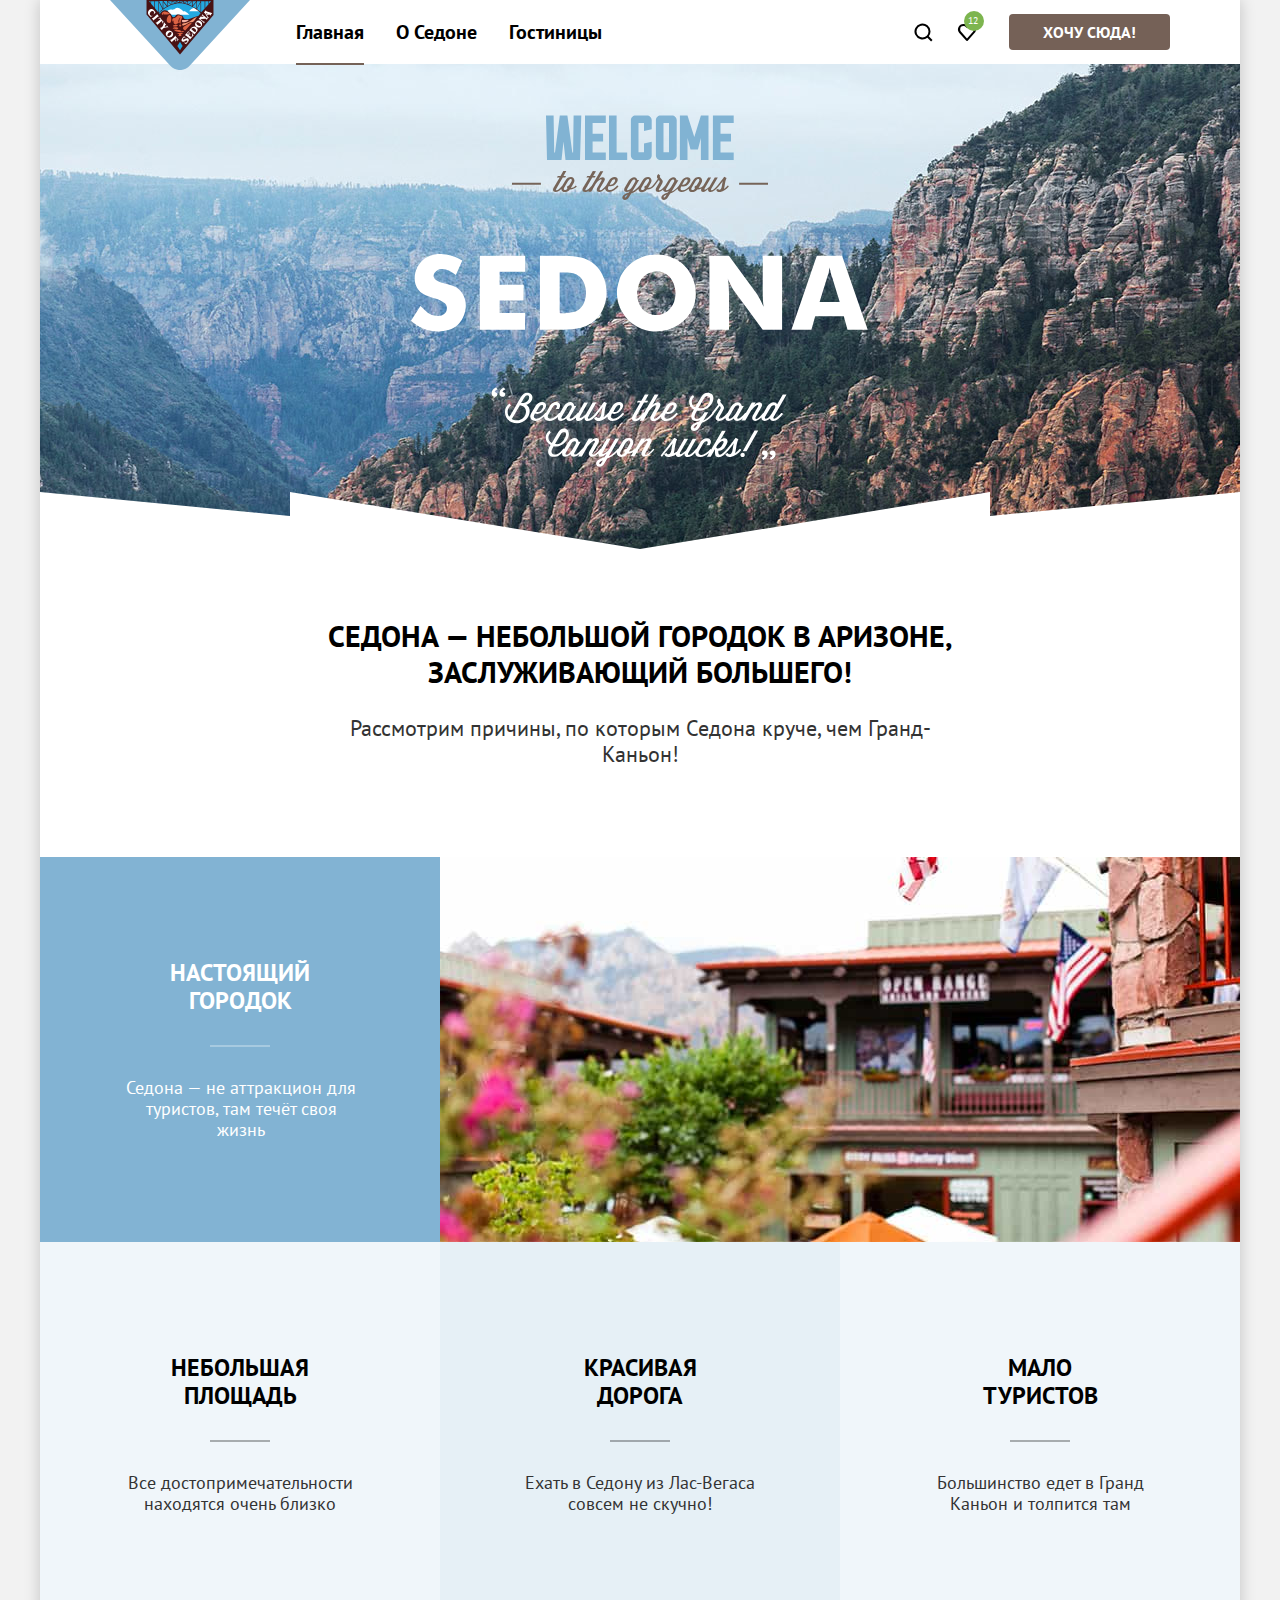
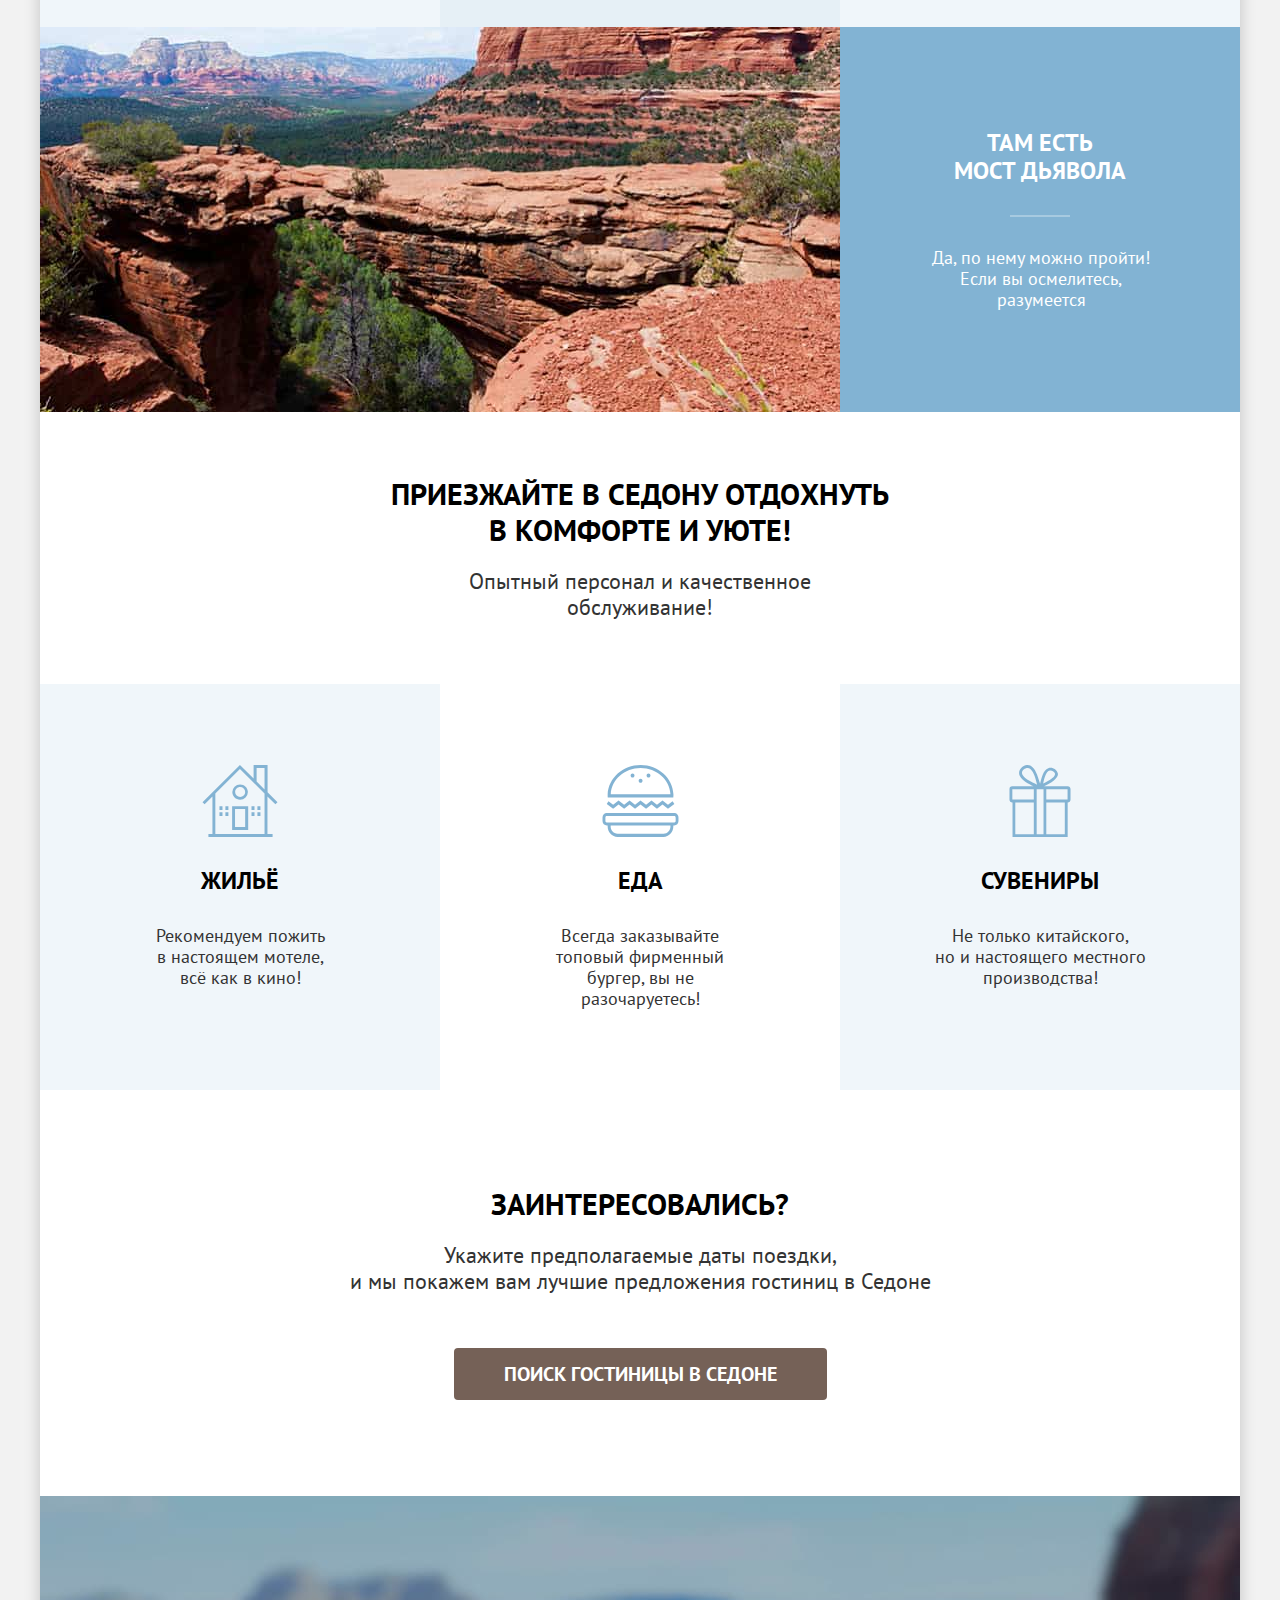
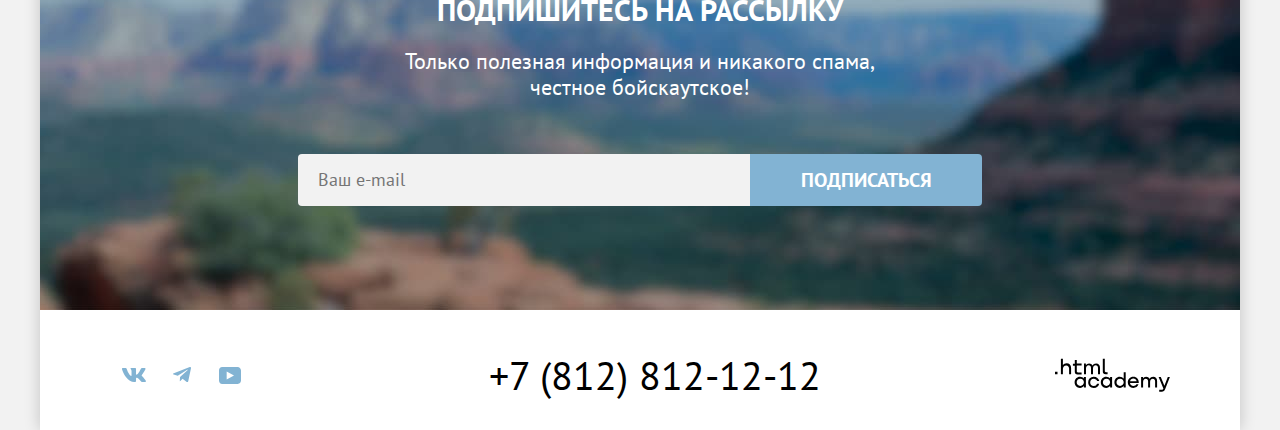
<file: index.html>
<!DOCTYPE html>
<html lang="ru">

<head>
  <meta name="viewport" content="width=device-width, initial-scale=1.0">
  <meta charset="utf-8">
  <meta name="description" content="HTML Academy: Седона">
  <title>HTML Academy: Седона</title>
  <link rel="stylesheet" href="styles/style.css">
  <link rel="icon" href="favicon.ico">
</head>

<body>
  <div class="page-container">
    <header class="page-header" data-test="header">
      <nav class="navigation">
        <a class="navigation-logo" href="index.html" aria-current="page">
          <img class="page-header-logo" src="images/logo.svg" width="140" height="70" alt="Логотип города Седона.">
        </a>
        <ul class="navigation-list">
          <li class="navigation-item">
            <a class="navigation-link navigation-link-current" href="index.html">Главная</a>
          </li>
          <li class="navigation-item">
            <a class="navigation-link" href="#">О Седоне</a>
          </li>
          <li class="navigation-item">
            <a class="navigation-link" href="catalog.html">Гостиницы</a>
          </li>
        </ul>
        <ul class="navigation-user">
          <li class="navigation-user-item">
            <a class="navigation-user-link search-link" href="#">
              <svg class="navigation-user-icon" aria-hidden="true" focusable="false" width="20" height="20"
                viewBox="0 0 20 20" fill="none" xmlns="http://www.w3.org/2000/svg">
                <path
                  d="m19.5 18-3.7-3.7a8 8 0 0 0 1.7-4.8 8 8 0 1 0-3.1 6.3l3.7 3.7 1.4-1.5Zm-10-2.5a6 6 0 0 1-6-6 6 6 0 0 1 12 0 6 6 0 0 1-6 6Z" />
              </svg>
              <span class="visually-hidden">Поиск</span>
            </a>
          </li>
          <li class="navigation-user-item">
            <a class="navigation-user-link favourites-link" href="#">
              <svg class="navigation-user-icon" aria-hidden="true" focusable="false" width="20" height="20"
                viewBox="0 0 20 20" fill="none" xmlns="http://www.w3.org/2000/svg">
                <path
                  d="M9.9 19a1 1 0 0 1-.8-.4l-7-7.9A5.4 5.4 0 0 1 6.5 2C7.8 2 9 2.5 10 3.3a5.5 5.5 0 0 1 9 4.1c0 1.3-.5 2.5-1.3 3.4l-7 7.9c-.2.2-.4.3-.8.3Zm-6-9.5 6.1 6.9 6.2-7c.5-.5.7-1.2.7-2 0-1.8-1.5-3.3-3.3-3.3-1 0-2 .5-2.7 1.3-.3.3-.6.4-.9.4-.3 0-.6-.2-.8-.4a3.7 3.7 0 0 0-2.7-1.3 3.3 3.3 0 0 0-3.3 3.3c-.1.9.3 1.6.7 2.1-.1 0-.1 0 0 0Z" />
              </svg>
              <span class="visually-hidden">Избранные гостиницы</span>
              <span class="likes-number">12</span>
            </a>
          </li>
          <li class="navigation-user-item">
            <a class="button button-brown button-header" href="catalog.html">Хочу сюда!</a>
          </li>
        </ul>
      </nav>
    </header>
    <main class="main-container main-index" data-test="main">
      <section class="intro" data-test="hero">
        <h1 class="visually-hidden">Добро пожаловать в грандиозный город Седона</h1>
        <img class="intro-img" src="images/welcome-to-sedona.svg" width="458" height="352" alt="Природа города Седона.">
      </section>
      <section class="advantages" data-test="advantages">
        <div class="advantages-header">
          <h2 class="title advantages-title">Седона — небольшой городок в Аризоне, заслуживающий большего!</h2>
          <p class="advantages-text">Рассмотрим причины, по которым Седона круче, чем Гранд-Каньон!</p>
        </div>
        <ul class="advantages-list">
          <li class="advantages-item advantages-item-img">
            <div class="advantages-container">
              <h3 class="subtitle advantages-subtitle advantages-subtitle-img">Настоящий городок</h3>
              <p class="advantages-subtext advantages-subtext-img">Седона — не аттракцион для туристов, там течёт своя
                жизнь</p>
            </div>
            <img class="advantages-img" src="images/advantages-city.jpg" width="800" height="385"
              alt="Двухэтажный дом с верандой.">
          </li>
          <li class="advantages-item advantages-item-list">
            <h3 class="subtitle advantages-subtitle">Небольшая площадь</h3>
            <p class="advantages-subtext">Все достопримечательности находятся очень близко</p>
          </li>
          <li class="advantages-item advantages-item-list">
            <h3 class="subtitle advantages-subtitle">Красивая дорога</h3>
            <p class="advantages-subtext">Ехать в Седону из Лас-Вегаса совсем не скучно!</p>
          </li>
          <li class="advantages-item advantages-item-list">
            <h3 class="subtitle advantages-subtitle">Мало туристов</h3>
            <p class="advantages-subtext">Большинство едет в Гранд Каньон и толпится там</p>
          </li>
          <li class="advantages-item advantages-item-img">
            <img class="advantages-img" src="images/advantages-bridge.jpg" width="800" height="385"
              alt="Горы, каньон и мост дьявола.">
            <div class="advantages-container">
              <h3 class="subtitle advantages-subtitle advantages-subtitle-img">Там есть <br>мост дьявола</h3>
              <p class="advantages-subtext advantages-subtext-img">Да, по нему можно пройти! Если вы осмелитесь,
                разумеется</p>
            </div>
          </li>
        </ul>
      </section>
      <section class="infrastructure" data-test="service">
        <h2 class="title infrastructure-title">Приезжайте в Седону отдохнуть в комфорте и уюте!</h2>
        <p class="infrastructure-text">Опытный персонал и качественное обслуживание!</p>
        <ul class="infrastructure-list">
          <li class="infrastructure-item infrastructure-item-house infrastructure-icon">
            <h3 class="subtitle infrastructure-subtitle">Жильё</h3>
            <p class="infrastructure-subtext">Рекомендуем пожить <br>в настоящем мотеле, <br>всё как в кино!</p>
          </li>
          <li class="infrastructure-item infrastructure-item-food infrastructure-icon">
            <h3 class="subtitle infrastructure-subtitle">Еда</h3>
            <p class="infrastructure-subtext">Всегда заказывайте <br>топовый фирменный бургер, вы не разочаруетесь!
            </p>
          </li>
          <li class="infrastructure-item infrastructure-item-souvenir infrastructure-icon">
            <h3 class="subtitle infrastructure-subtitle">Сувениры</h3>
            <p class="infrastructure-subtext">Не только китайского, <br>но и настоящего местного производства!</p>
          </li>
        </ul>
      </section>
      <section class="search" data-test="search">
        <h2 class="title search-title">Заинтересовались?</h2>
        <p class="search-text">Укажите предполагаемые даты поездки,<br>и мы покажем вам лучшие предложения гостиниц в
          Седоне</p>
        <a class="button button-brown button-big  open-modal" href="">Поиск гостиницы в Седоне</a>
      </section>
      <section class="news-letter" data-test="subscribe">
        <h2 class="title news-letter-title news-letter-title-img">Подпишитесь на рассылку</h2>
        <p class="news-letter-text news-letter-text-img">Только полезная информация и никакого спама, честное
          бойскаутское!</p>
        <form class="news-letter-form" action="https://echo.htmlacademy.ru/" method="post">
          <label class="news-letter-label">
            <span class="visually-hidden">Укажите Ваш e-mail</span>
            <input class="field" placeholder="Ваш e-mail" type="email" name="news-letter-email" required>
          </label>
          <button class="button button-blue button-big" type="submit">Подписаться</button>
        </form>
      </section>
    </main>
    <footer class="page-footer" data-test="footer">
      <ul class="social-list">
        <li class="social-item">
          <a class="social-link" href="https://vk.com/htmlacademy">
            <svg class="social-link-icon" aria-hidden="true" focusable="false" width="24" height="14"
              viewBox="0 0 24 14" fill="none" xmlns="http://www.w3.org/2000/svg">
              <path fill-rule="evenodd" clip-rule="evenodd"
                d="M23.45.95c.17-.55 0-.95-.8-.95h-2.62c-.67 0-.98.35-1.14.73 0 0-1.34 3.2-3.23 5.27-.61.6-.89.8-1.22.8-.17 0-.42-.2-.42-.74V.95c0-.66-.18-.95-.74-.95H9.15c-.42 0-.67.3-.67.6 0 .61.95.76 1.05 2.5v3.8c0 .84-.16.99-.5.99-.88 0-3.05-3.21-4.33-6.89-.25-.71-.5-1-1.17-1H.9C.15 0 0 .35 0 .73c0 .68.89 4.07 4.14 8.55C6.32 12.34 9.38 14 12.15 14c1.67 0 1.88-.37 1.88-1v-2.32c0-.73.16-.88.69-.88.38 0 1.05.2 2.61 1.67C19.11 13.22 19.4 14 20.41 14h2.62c.75 0 1.13-.37.91-1.1-.24-.72-1.09-1.77-2.21-3.02-.62-.7-1.54-1.47-1.81-1.86-.4-.49-.28-.7 0-1.14 0 0 3.2-4.43 3.53-5.93Z" />
            </svg>
            <span class="visually-hidden">Вконтакте</span>
          </a>
        </li>
        <li class="social-item">
          <a class="social-link" href="https://t.me/htmlacademy ">
            <svg class="social-link-icon" aria-hidden="true" focusable="false" width="18" height="16"
              viewBox="0 0 18 16" fill="none" xmlns="http://www.w3.org/2000/svg">
              <path
                d="M16.79.1.84 6.25c-1.09.43-1.08 1.04-.2 1.31l4.1 1.28 9.47-5.98c.44-.27.85-.12.52.18L7.05 9.96l-.28 4.22c.41 0 .6-.19.83-.41l1.99-1.93 4.13 3.05c.77.42 1.31.2 1.5-.7l2.72-12.8c.28-1.12-.43-1.62-1.16-1.3Z" />
            </svg>
            <span class="visually-hidden">Телеграм</span>
          </a>
        </li>
        <li class="social-item">
          <a class="social-link" href="https://www.youtube.com/user/htmlacademyru">
            <svg class="social-link-icon" aria-hidden="true" focusable="false" width="22" height="17"
              viewBox="0 0 22 17" fill="none" xmlns="http://www.w3.org/2000/svg">
              <path
                d="M18.6 0H3.18C1.31 0 0 1.6 0 3.4v10.1C0 15.4 1.31 17 3.17 17h15.66c1.64 0 3.17-1.6 3.17-3.4V3.4C21.78 1.6 20.47 0 18.6 0ZM7.67 12.54V4.46L15 8.5l-7.33 4.04Z" />
            </svg>
            <span class="visually-hidden">Youtube</span>
          </a>
        </li>
      </ul>
      <div class="phone-container">
        <a class="phone" href="tel:+78128121212">+7 (812) 812-12-12</a>
      </div>
      <a class="htmlacademy-logo-link" href="https://htmlacademy.ru/">
        <svg class="htmlacademy-logo-icon" role="img" aria-label="логотип разработчика HTML Akademy" width="115"
          height="34" viewBox="0 0 115 34" fill="none" xmlns="http://www.w3.org/2000/svg">
          <path
            d="M0 13.72v2.6h2.5v-2.6H0ZM11.6 5.32c-1.6 0-2.8.7-3.6 1.7h-.1V.82h-2v15.5h2v-5.3c0-2.1 1.3-3.6 3.3-3.6 1.8 0 2.9 1.4 2.9 3.2v5.7h2v-6.1c.1-3-1.8-4.9-4.5-4.9ZM26.6 5.62h-4.8v-3.7h-2v3.8h-1.9v2h1.9v6c0 1.7 1 2.7 2.7 2.7h4.1v-2h-3.7c-.7 0-1.1-.4-1.1-1.1v-5.7h4.8v-2ZM41.1 5.42c-1.6 0-2.9.8-3.5 2.1h-.1c-.6-1.2-1.8-2.1-3.4-2.1-1.4 0-2.5.8-3.1 1.8h-.1v-1.6H29v10.6h2v-5.4c0-2 1-3.5 2.6-3.5 1.5 0 2.4 1 2.4 2.6v6.3h2v-5.6c0-2.4 1.4-3.3 2.6-3.3 1.5 0 2.4 1 2.4 2.6v6.3h2v-6.5c.1-2.5-1.4-4.3-3.9-4.3ZM47.8 13.52c0 1.7 1 2.7 2.8 2.7h2v-2h-1.7c-.7 0-1.1-.4-1.1-1.1V.82h-2v12.7ZM28.9 20.52c-.9-1.1-2.2-1.8-3.9-1.8-3.1 0-5.4 2.3-5.4 5.6s2.3 5.6 5.4 5.6c1.8 0 3-.8 3.8-1.9h.1v1.6h2v-10.6h-2v1.5Zm-3.6 7.4c-2.2 0-3.6-1.6-3.6-3.6s1.4-3.6 3.6-3.6 3.6 1.6 3.6 3.6c0 1.9-1.4 3.6-3.6 3.6ZM44.2 22.82c-.5-2.4-2.6-4.1-5.4-4.1a5.4 5.4 0 0 0-5.6 5.6c0 3.1 2.2 5.6 5.6 5.6 2.8 0 4.9-1.8 5.4-4.2h-2.1a3.4 3.4 0 0 1-3.3 2.3c-2.2 0-3.6-1.6-3.6-3.6s1.4-3.6 3.6-3.6c1.6 0 2.8 1 3.3 2.2h2.1v-.2ZM55.1 20.52c-.9-1.1-2.2-1.8-3.9-1.8-3.1 0-5.4 2.3-5.4 5.6s2.3 5.6 5.4 5.6c1.8 0 3-.8 3.8-1.9h.1v1.6h2v-10.6h-2v1.5Zm-3.6 7.4c-2.2 0-3.6-1.6-3.6-3.6s1.4-3.6 3.6-3.6 3.6 1.6 3.6 3.6c0 1.9-1.5 3.6-3.6 3.6ZM68.7 20.62c-.9-1.1-2.2-1.9-3.9-1.9-3.1 0-5.4 2.3-5.4 5.6s2.2 5.6 5.4 5.6c1.7 0 3-.8 3.8-1.8h.1v1.5h2v-15.4h-2v6.4Zm-3.6 7.3c-2.2 0-3.6-1.6-3.6-3.6s1.4-3.6 3.6-3.6 3.6 1.6 3.6 3.6c-.1 2-1.5 3.6-3.6 3.6ZM78.3 18.72c-3.3 0-5.5 2.5-5.5 5.6 0 3 2.1 5.6 5.5 5.6 2.5 0 4.5-1.3 5.2-3.6h-2.1c-.5 1-1.6 1.6-3 1.6-1.9 0-3.3-1.3-3.4-2.9h8.8c.2-3.6-2-6.3-5.5-6.3Zm0 1.9c1.7 0 3 1 3.3 2.6h-6.5c.3-1.5 1.5-2.6 3.2-2.6ZM98.2 18.72c-1.6 0-2.9.8-3.6 2h-.1c-.6-1.2-1.8-2-3.4-2-1.4 0-2.5.7-3.1 1.8v-1.5h-1.9v10.6h2v-5.4c0-2 1-3.4 2.6-3.5 1.5 0 2.4 1 2.4 2.6v6.3h2v-5.6c0-2.4 1.4-3.3 2.6-3.3 1.5 0 2.4 1 2.4 2.6v6.3h2v-6.5c.1-2.6-1.4-4.4-3.9-4.4ZM109.4 27.82l-3.6-8.9h-2.2l4.8 11.6c-.3.9-.7 1.2-1.7 1.2h-2.5v2h2.5c1.8 0 2.8-.8 3.5-2.6l4.7-12.2h-2.1l-3.4 8.9Z" />
        </svg>
      </a>
    </footer>

    <div class="modal-container modal-container-clouse" data-test="modal">
      <div class="modal modal-auth">
        <section class="modal-content">
          <ul class="modal-search-container">
            <li class="modal-search-title">
              <h2 class="modal-title">Поиск гостиницы в Седоне</h2>
              <div class="modal-close">
                <button class="modal-close-button" type="button">
                  <span class="visually-hidden">Закрыть</span>
                </button>
              </div>
            </li>
            <li class="modal-search-form">
              <form class="modal-form" action="https://echo.htmlacademy.ru/" method="post">
                <p class="modal-group">
                  <label class="date-reserve">Дата Заезда:
                    <input class="form-field" type="text" placeholder="Укажите дату" name="check-in-date"
                      value="27 апреля 2020" required>
                  </label>
                  <span class="error-massage">Мы не можем отправить вас в прошлое.</span>
                </p>
                <p class="modal-group">
                  <label class="date-reserve">Дата Выезда:
                    <input class="form-field" type="text" placeholder="Укажите дату" name="departure-date"
                      value="1 сентября 2023" required>
                  </label>
                  <span class="reserve-massage">На эти даты есть свободные номера. Пока есть.</span>
                </p>
                <div class="modal-group-ages">
                  <p class="modal-group-adult">
                    <label for="adult" class="age-reserve">Взрослые:</label>
                    <button class="add-button minus-button" type="button">
                      <span class="visually-hidden">Уменьшить</span>
                    </button>
                    <input class="number-field" type="number" name="adult" id="adult" value="2">
                    <button class="add-button plus-button" type="button">
                      <span class="visually-hidden">Увеличить.</span>
                    </button>
                  </p>
                  <p class="modal-group-children">
                    <span class="tooltip-container">
                      <label for="children" class="age-reserve">Дети:</label>
                      <span class="tooltip-icon">
                        <button class="tooltip-button" type="button" aria-label="Oткрыть заметку."></button>
                        <span class="tooltip-massage">Укажите количество детей, которые будут с вами, возраст которых от
                          6 до 18 лет. Дети до 6 лет размещаются бесплатно.
                        </span>
                      </span>
                    </span>
                    <button class="add-button minus-button" type="button">
                      <span class="visually-hidden">Уменьшить.</span>
                    </button>
                    <input class="number-field" type="number" id="children" name="children" value="2">
                    <button class="add-button plus-button" type="button">
                      <span class="visually-hidden">Увеличить.</span>
                    </button>
                  </p>
                </div>
                <button class="modal-search-button" type="submit">Найти</button>
              </form>
            </li>
          </ul>

        </section>
      </div>
    </div>
  </div>
  <script src="./scripts/script.js"></script>
</body>

</html>
</file>
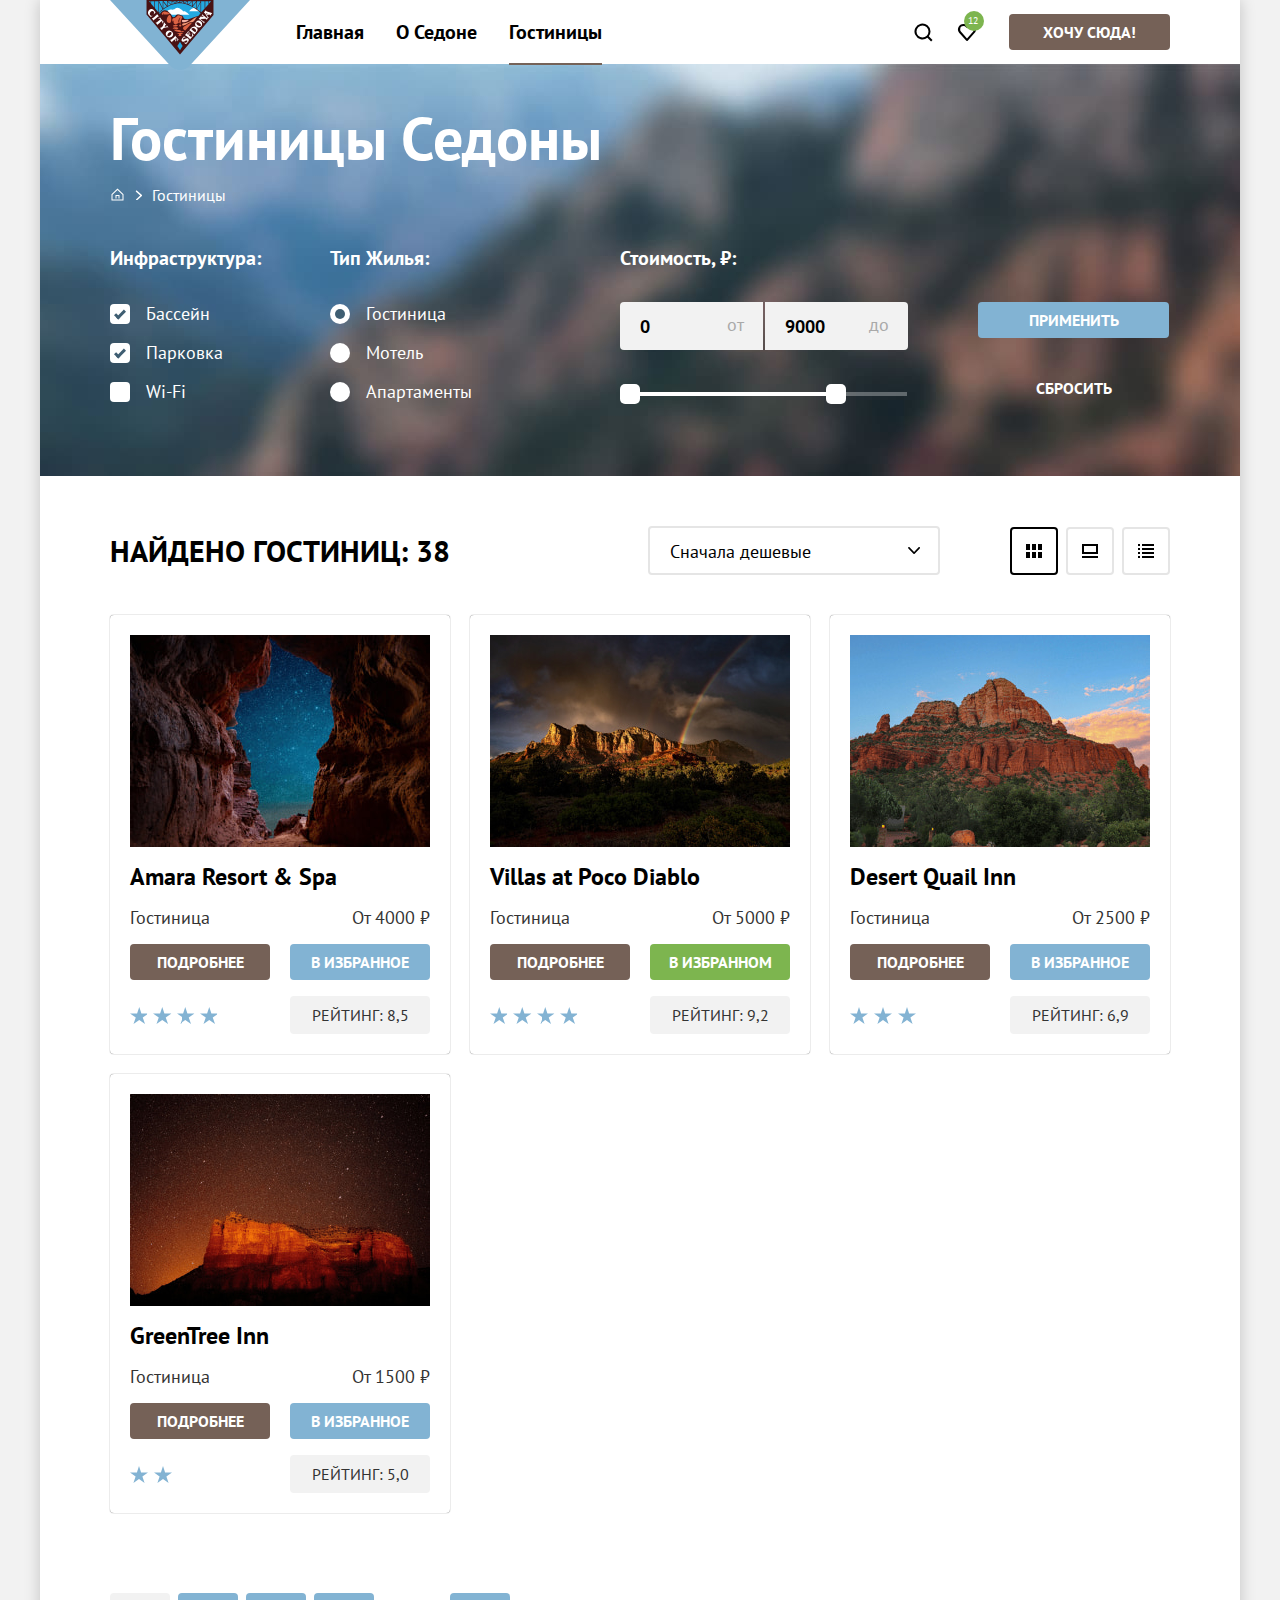
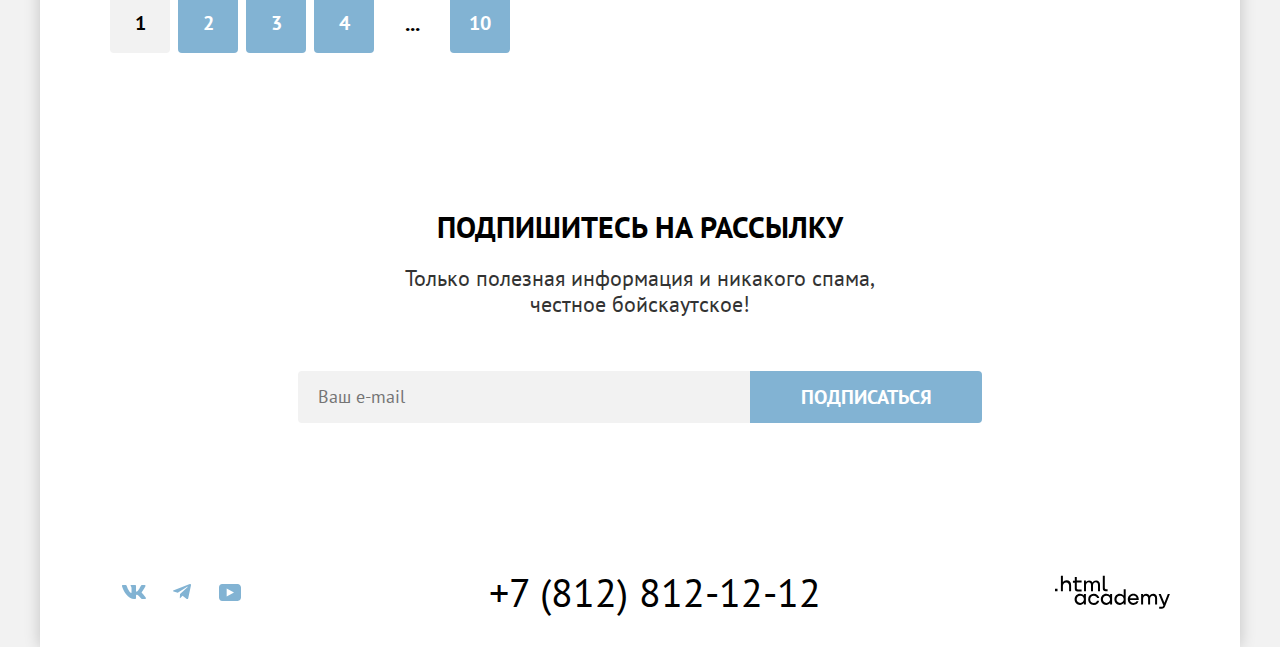
<file: catalog.html>
<!DOCTYPE html>
<html lang="ru">

<head>
  <meta name="viewport" content="width=device-width, initial-scale=1.0">
  <meta charset="utf-8">
  <meta name="description" content="HTML Academy: Седона">
  <title>HTML Academy: Седона</title>
  <link rel="stylesheet" href="styles/style.css">
  <link rel="icon" href="favicon.ico">
</head>

<body>
  <div class="page-container">
    <header class="page-header" data-test="header">
      <nav class="navigation">
        <a class="navigation-logo" href="index.html" aria-current="page">
          <img class="page-header-logo" src="images/logo.svg" width="140" height="70" alt="Логотип города Седона.">
        </a>
        <ul class="navigation-list">
          <li class="navigation-item">
            <a class="navigation-link" href="index.html">Главная</a>
          </li>
          <li class="navigation-item">
            <a class="navigation-link" href="#">О Седоне</a>
          </li>
          <li class="navigation-item">
            <a class="navigation-link navigation-link-current" href="catalog.html">Гостиницы</a>
          </li>
        </ul>
        <ul class="navigation-user">
          <li class="navigation-user-item">
            <a class="navigation-user-link search-link" href="#">
              <svg class="navigation-user-icon" aria-hidden="true" focusable="false" width="20" height="20"
                viewBox="0 0 20 20" fill="none" xmlns="http://www.w3.org/2000/svg">
                <path
                  d="m19.5 18-3.7-3.7a8 8 0 0 0 1.7-4.8 8 8 0 1 0-3.1 6.3l3.7 3.7 1.4-1.5Zm-10-2.5a6 6 0 0 1-6-6 6 6 0 0 1 12 0 6 6 0 0 1-6 6Z" />
              </svg>
              <span class="visually-hidden">Поиск</span>
            </a>
          </li>
          <li class="navigation-user-item">
            <a class="navigation-user-link favourites-link" href="#">
              <svg class="navigation-user-icon" aria-hidden="true" focusable="false" width="20" height="20"
                viewBox="0 0 20 20" fill="none" xmlns="http://www.w3.org/2000/svg">
                <path
                  d="M9.9 19a1 1 0 0 1-.8-.4l-7-7.9A5.4 5.4 0 0 1 6.5 2C7.8 2 9 2.5 10 3.3a5.5 5.5 0 0 1 9 4.1c0 1.3-.5 2.5-1.3 3.4l-7 7.9c-.2.2-.4.3-.8.3Zm-6-9.5 6.1 6.9 6.2-7c.5-.5.7-1.2.7-2 0-1.8-1.5-3.3-3.3-3.3-1 0-2 .5-2.7 1.3-.3.3-.6.4-.9.4-.3 0-.6-.2-.8-.4a3.7 3.7 0 0 0-2.7-1.3 3.3 3.3 0 0 0-3.3 3.3c-.1.9.3 1.6.7 2.1-.1 0-.1 0 0 0Z" />
              </svg>
              <span class="visually-hidden">Избранные гостиницы</span>
              <span class="likes-number">12</span>
            </a>
          </li>
          <li class="navigation-user-item"><a class="button button-brown button-header" href="catalog.html">Хочу
              сюда!</a></li>
        </ul>
      </nav>
    </header>
    <main class="main-container main-inner" data-test="main">
      <section class="filters" data-test="filter">
        <h1 class="inner-header-title">Гостиницы Седоны</h1>
        <ul class="breadcrumbs">
          <li class="breadcrumbs-item">
            <a class="breadcrumbs-link breadcrumbs-link-home" href="index.html">
              <span class="visually-hidden">Главная</span>
            </a>
          </li>
          <li class="breadcrumbs-item">
            <a class="breadcrumbs-link">Гостиницы</a>
          </li>
        </ul>

        <h2 class="visually-hidden">Фильтры</h2>
        <form class="catalog-filters" action="https://echo.htmlacademy.ru/" method="get">

          <fieldset class="catalog-filters-group catalog-filters-group-infrastructure">
            <legend class="catalog-filters-title">Инфраструктура:</legend>
            <ul class="catalog-filters-list">
              <li class="catalog-filters-item">
                <label class="control">
                  <input class="control-input visually-hidden" type="checkbox" name="amenity" value="pool" checked>
                  <span class="control-mark"></span>
                  <span class="control-label">Бассейн</span>
                </label>
              </li>
              <li class="catalog-filters-item">
                <label class="control">
                  <input class="control-input visually-hidden" type="checkbox" name="amenity" value="parking" checked>
                  <span class="control-mark"></span>
                  <span class="control-label">Парковка</span>
                </label>
              </li>
              <li class="catalog-filters-item">
                <label class="control">
                  <input class="control-input visually-hidden" type="checkbox" name="amenity" value="wi-fi">
                  <span class="control-mark"></span>
                  <span class="control-label">Wi-Fi</span>
                </label>
              </li>
            </ul>
          </fieldset>
          <fieldset class="catalog-filters-group catalog-filters-group-housing">
            <legend class="catalog-filters-title">Тип Жилья:</legend>
            <ul class="catalog-filters-list">
              <li class="catalog-filters-item">
                <label class="control">
                  <input class="control-input visually-hidden" type="radio" name="type" value="hotel" checked>
                  <span class="control-mark"></span>
                  <span class="control-label">Гостиница</span>
                </label>
              </li>
              <li class="catalog-filters-item">
                <label class="control">
                  <input class="control-input visually-hidden" type="radio" name="type" value="motel">
                  <span class="control-mark"></span>
                  <span class="control-label">Мотель</span>
                </label>
              </li>
              <li class="catalog-filters-item">
                <label class="control">
                  <input class="control-input visually-hidden" type="radio" name="type" value="apartments">
                  <span class="control-mark"></span>
                  <span class="control-label">Апартаменты</span>
                </label>
              </li>
            </ul>
          </fieldset>
          <fieldset class="catalog-filters-group catalog-filters-group-price">
            <legend class="catalog-filters-title">Стоимость, ₽:</legend>
            <div class="filter-range-control-container">
              <label class="filter-range-control">
                <input class="filter-range-control-limit filter-range-control-limit-min" type="text" name="min-cost"
                  value="0">
                <span class="filter-range-control-text">От</span>
              </label>
              <label class="filter-range-control">
                <input class="filter-range-control-limit filter-range-control-limit-max" type="text" name="max-cost"
                  value="9000">
                <span class="filter-range-control-text">До</span>
              </label>
            </div>
            <div class="filter-range-handle-container">
              <div class="filter-range-line">
                <button class="filter-range-handle filter-range-handle-min" type="button"
                  aria-label="Управление нижней границей стоимости"></button>
                <button class="filter-range-handle filter-range-handle-max" type="button"
                  aria-label="Управление верхней границей стоимости"></button>
              </div>
            </div>
          </fieldset>
          <div class="filters-controls">
            <button class="button button-blue button-filters" type="submit">Применить</button>
            <button class="button button-transparent button-filters" type="reset">Сбросить</button>
          </div>
        </form>
      </section>
      <section class="catalog-housing" data-test="catalog">
        <h2 class="visually-hidden">Список вариантов</h2>
        <div class="result-container">
          <p class="catalog-housing-text">Найдено гостиниц: 38</p>
          <select class="select-control" aria-label="Сортировка">
            <option value="cheap">Сначала дешевые</option>
            <option value="expensive">Сначала дорогие</option>
            <option value="popular">Сначала популярные</option>
          </select>
          <div class="view-button-container">
            <button class="view-button view-button-card view-button-current" type="button"
              aria-label="Показать плиткой"></button>
            <button class="view-button view-button-tile" type="button" aria-label="Показать карточками"></button>
            <button class="view-button view-button-list" type="button" aria-label="Показать списком"></button>
          </div>
        </div>

        <div class="housing-container">
          <ul class="housing-list">
            <li class="housing-card">
              <a class="housing-card-link-img" href="#" tabindex="-1">
                <img class="housing-card-img" src="images/hotels/amara-resort-spa.jpg" width="300" height="212"
                  alt="Звездное небо в расщелине гор.">
              </a>
              <a class="housing-card-link" href="#">
                <h3 class="subtitle housing-card-subtitle">Amara Resort & Spa</h3>
              </a>
              <div class="card-content">
                <span class="housing-card-type">Гостиница</span>
                <span class="housing-card-price">От 4000 ₽</span>
                <a class="button button-brown button-card" href="#">Подробнее</a>
                <button class="button button-blue button-card" type="button">В избранное</button>
                <span class="stars stars-four"><span class="visually-hidden">Отель 4 звезды</span></span>
                <span class="housing-card-rating">Рейтинг: 8,5</span>
              </div>
            </li>
            <li class="housing-card">
              <a class="housing-card-link-img" href="#" tabindex="-1">
                <img class="housing-card-img" src="images/hotels/villas-at-poco-diablo.jpg" width="300" height="212"
                  alt="Радуга над горным хребтом.">
              </a>
              <a class="housing-card-link" href="#">
                <h3 class="subtitle housing-card-subtitle">Villas at Poco Diablo</h3>
              </a>
              <div class="card-content">
                <span class="housing-card-type">Гостиница</span>
                <span class="housing-card-price">От 5000 ₽</span>
                <a class="button button-brown button-card" href="#">Подробнее</a>
                <button class="button button-green button-card" type="button">В избранном</button>
                <span class="stars stars-four"><span class="visually-hidden">Отель 4 звезды</span></span>
                <span class="housing-card-rating">Рейтинг: 9,2</span>
              </div>
            </li>
            <li class="housing-card">
              <a class="housing-card-link-img" href="#" tabindex="-1">
                <img class="housing-card-img" src="images/hotels/desert-quail-inn.jpg" width="300" height="212"
                  alt="Горный хребет на фоне голубого неба.">
              </a>
              <a class="housing-card-link" href="#">
                <h3 class="subtitle housing-card-subtitle">Desert Quail Inn</h3>
              </a>
              <div class="card-content">
                <span class="housing-card-type">Гостиница</span>
                <span class="housing-card-price">От 2500 ₽</span>
                <a class="button button-brown button-card" href="#">Подробнее</a>
                <button class="button button-blue button-card" type="button">В избранное</button>
                <span class="stars stars-three"><span class="visually-hidden">Отель 3 звезды</span></span>
                <span class="housing-card-rating">Рейтинг: 6,9</span>
              </div>
            </li>
            <li class="housing-card">
              <a class="housing-card-link-img" href="#" tabindex="-1">
                <img class="housing-card-img" src="images/hotels/greentree-inn.jpg" width="300" height="212"
                  alt="Горный хребет на ночном небе.">
              </a>
              <a class="housing-card-link" href="#">
                <h3 class="subtitle housing-card-subtitle">GreenTree Inn</h3>
              </a>
              <div class="card-content">
                <span class="housing-card-type">Гостиница</span>
                <span class="housing-card-price">От 1500 ₽</span>
                <a class="button button-brown button-card" href="#">Подробнее</a>
                <button class="button button-blue button-card" type="button">В избранное</button>
                <span class="stars stars-two"><span class="visually-hidden">Отель 2 звезды</span></span>
                <span class="housing-card-rating">Рейтинг: 5,0</span>
              </div>
            </li>
          </ul>
        </div>

        <ul class="pagination">
          <li class="pagination-item">
            <a class="pagination-link pagination-current" href="#" tabindex="-1">1</a>
          </li>
          <li class="pagination-item">
            <a class="pagination-link" href="#">2</a>
          </li>
          <li class="pagination-item">
            <a class="pagination-link" href="#">3</a>
          </li>
          <li class="pagination-item">
            <a class="pagination-link" href="#">4</a>
          </li>
          <li class="pagination-item">
            <span class="pagination-link pagination-text">...</span>
          </li>
          <li class="pagination-item">
            <a class="pagination-link" href="#">10</a>
          </li>
        </ul>
      </section>
      <section class="news-letter news-letter-inner" data-test="subscribe">
        <h2 class="title news-letter-title">Подпишитесь на рассылку</h2>
        <p class="news-letter-text">Только полезная информация и никакого спама, честное бойскаутское!</p>
        <form class="news-letter-form" action="https://echo.htmlacademy.ru/" method="post">
          <label class="news-letter-label">
            <span class="visually-hidden">Укажите Ваш e-mail</span>
            <input class="field" placeholder="Ваш e-mail" type="email" name="news-letter-email" required>
          </label>
          <button class="button button-blue button-big" type="submit">Подписаться</button>
        </form>
      </section>
    </main>
    <footer class="page-footer" data-test="footer">
      <ul class="social-list">
        <li class="social-item">
          <a class="social-link" href="https://vk.com/htmlacademy">
            <svg class="social-link-icon" aria-hidden="true" focusable="false" width="24" height="14"
              viewBox="0 0 24 14" fill="none" xmlns="http://www.w3.org/2000/svg">
              <path fill-rule="evenodd" clip-rule="evenodd"
                d="M23.45.95c.17-.55 0-.95-.8-.95h-2.62c-.67 0-.98.35-1.14.73 0 0-1.34 3.2-3.23 5.27-.61.6-.89.8-1.22.8-.17 0-.42-.2-.42-.74V.95c0-.66-.18-.95-.74-.95H9.15c-.42 0-.67.3-.67.6 0 .61.95.76 1.05 2.5v3.8c0 .84-.16.99-.5.99-.88 0-3.05-3.21-4.33-6.89-.25-.71-.5-1-1.17-1H.9C.15 0 0 .35 0 .73c0 .68.89 4.07 4.14 8.55C6.32 12.34 9.38 14 12.15 14c1.67 0 1.88-.37 1.88-1v-2.32c0-.73.16-.88.69-.88.38 0 1.05.2 2.61 1.67C19.11 13.22 19.4 14 20.41 14h2.62c.75 0 1.13-.37.91-1.1-.24-.72-1.09-1.77-2.21-3.02-.62-.7-1.54-1.47-1.81-1.86-.4-.49-.28-.7 0-1.14 0 0 3.2-4.43 3.53-5.93Z" />
            </svg>
            <span class="visually-hidden">Вконтакте</span>
          </a>
        </li>
        <li class="social-item">
          <a class="social-link" href="https://t.me/htmlacademy ">
            <svg class="social-link-icon" aria-hidden="true" focusable="false" width="18" height="16"
              viewBox="0 0 18 16" fill="none" xmlns="http://www.w3.org/2000/svg">
              <path
                d="M16.79.1.84 6.25c-1.09.43-1.08 1.04-.2 1.31l4.1 1.28 9.47-5.98c.44-.27.85-.12.52.18L7.05 9.96l-.28 4.22c.41 0 .6-.19.83-.41l1.99-1.93 4.13 3.05c.77.42 1.31.2 1.5-.7l2.72-12.8c.28-1.12-.43-1.62-1.16-1.3Z" />
            </svg>
            <span class="visually-hidden">Телеграм</span>
          </a>
        </li>
        <li class="social-item">
          <a class="social-link" href="https://www.youtube.com/user/htmlacademyru">
            <svg class="social-link-icon" aria-hidden="true" focusable="false" width="22" height="17"
              viewBox="0 0 22 17" fill="none" xmlns="http://www.w3.org/2000/svg">
              <path
                d="M18.6 0H3.18C1.31 0 0 1.6 0 3.4v10.1C0 15.4 1.31 17 3.17 17h15.66c1.64 0 3.17-1.6 3.17-3.4V3.4C21.78 1.6 20.47 0 18.6 0ZM7.67 12.54V4.46L15 8.5l-7.33 4.04Z" />
            </svg>
            <span class="visually-hidden">Youtube</span>
          </a>
        </li>
      </ul>
      <div class="phone-container">
        <a class="phone" href="tel:+78128121212">+7 (812) 812-12-12</a>
      </div>
      <a class="htmlacademy-logo-link" href="https://htmlacademy.ru/">
        <svg class="htmlacademy-logo-icon" aria-hidden="true" focusable="false" width="115" height="34"
          viewBox="0 0 115 34" fill="none" xmlns="http://www.w3.org/2000/svg">
          <path
            d="M0 13.72v2.6h2.5v-2.6H0ZM11.6 5.32c-1.6 0-2.8.7-3.6 1.7h-.1V.82h-2v15.5h2v-5.3c0-2.1 1.3-3.6 3.3-3.6 1.8 0 2.9 1.4 2.9 3.2v5.7h2v-6.1c.1-3-1.8-4.9-4.5-4.9ZM26.6 5.62h-4.8v-3.7h-2v3.8h-1.9v2h1.9v6c0 1.7 1 2.7 2.7 2.7h4.1v-2h-3.7c-.7 0-1.1-.4-1.1-1.1v-5.7h4.8v-2ZM41.1 5.42c-1.6 0-2.9.8-3.5 2.1h-.1c-.6-1.2-1.8-2.1-3.4-2.1-1.4 0-2.5.8-3.1 1.8h-.1v-1.6H29v10.6h2v-5.4c0-2 1-3.5 2.6-3.5 1.5 0 2.4 1 2.4 2.6v6.3h2v-5.6c0-2.4 1.4-3.3 2.6-3.3 1.5 0 2.4 1 2.4 2.6v6.3h2v-6.5c.1-2.5-1.4-4.3-3.9-4.3ZM47.8 13.52c0 1.7 1 2.7 2.8 2.7h2v-2h-1.7c-.7 0-1.1-.4-1.1-1.1V.82h-2v12.7ZM28.9 20.52c-.9-1.1-2.2-1.8-3.9-1.8-3.1 0-5.4 2.3-5.4 5.6s2.3 5.6 5.4 5.6c1.8 0 3-.8 3.8-1.9h.1v1.6h2v-10.6h-2v1.5Zm-3.6 7.4c-2.2 0-3.6-1.6-3.6-3.6s1.4-3.6 3.6-3.6 3.6 1.6 3.6 3.6c0 1.9-1.4 3.6-3.6 3.6ZM44.2 22.82c-.5-2.4-2.6-4.1-5.4-4.1a5.4 5.4 0 0 0-5.6 5.6c0 3.1 2.2 5.6 5.6 5.6 2.8 0 4.9-1.8 5.4-4.2h-2.1a3.4 3.4 0 0 1-3.3 2.3c-2.2 0-3.6-1.6-3.6-3.6s1.4-3.6 3.6-3.6c1.6 0 2.8 1 3.3 2.2h2.1v-.2ZM55.1 20.52c-.9-1.1-2.2-1.8-3.9-1.8-3.1 0-5.4 2.3-5.4 5.6s2.3 5.6 5.4 5.6c1.8 0 3-.8 3.8-1.9h.1v1.6h2v-10.6h-2v1.5Zm-3.6 7.4c-2.2 0-3.6-1.6-3.6-3.6s1.4-3.6 3.6-3.6 3.6 1.6 3.6 3.6c0 1.9-1.5 3.6-3.6 3.6ZM68.7 20.62c-.9-1.1-2.2-1.9-3.9-1.9-3.1 0-5.4 2.3-5.4 5.6s2.2 5.6 5.4 5.6c1.7 0 3-.8 3.8-1.8h.1v1.5h2v-15.4h-2v6.4Zm-3.6 7.3c-2.2 0-3.6-1.6-3.6-3.6s1.4-3.6 3.6-3.6 3.6 1.6 3.6 3.6c-.1 2-1.5 3.6-3.6 3.6ZM78.3 18.72c-3.3 0-5.5 2.5-5.5 5.6 0 3 2.1 5.6 5.5 5.6 2.5 0 4.5-1.3 5.2-3.6h-2.1c-.5 1-1.6 1.6-3 1.6-1.9 0-3.3-1.3-3.4-2.9h8.8c.2-3.6-2-6.3-5.5-6.3Zm0 1.9c1.7 0 3 1 3.3 2.6h-6.5c.3-1.5 1.5-2.6 3.2-2.6ZM98.2 18.72c-1.6 0-2.9.8-3.6 2h-.1c-.6-1.2-1.8-2-3.4-2-1.4 0-2.5.7-3.1 1.8v-1.5h-1.9v10.6h2v-5.4c0-2 1-3.4 2.6-3.5 1.5 0 2.4 1 2.4 2.6v6.3h2v-5.6c0-2.4 1.4-3.3 2.6-3.3 1.5 0 2.4 1 2.4 2.6v6.3h2v-6.5c.1-2.6-1.4-4.4-3.9-4.4ZM109.4 27.82l-3.6-8.9h-2.2l4.8 11.6c-.3.9-.7 1.2-1.7 1.2h-2.5v2h2.5c1.8 0 2.8-.8 3.5-2.6l4.7-12.2h-2.1l-3.4 8.9Z" />
        </svg>
      </a>
    </footer>
  </div>
</body>

</html>
</file>
<file: styles/style.css>
@font-face {
  font-family: "PT Sans";
  font-style: normal;
  font-weight: 400;
  src: url("../fonts/ptsans-400.woff2") format("woff2");
  font-display: swap;
}

@font-face {
  font-family: "PT Sans";
  font-style: normal;
  font-weight: 700;
  src: url("../fonts/ptsans-700.woff2") format("woff2");
  font-display: swap;
}

*,
*::before,
*::after {
  box-sizing: border-box;
}

body {
  font-family: "PT Sans", sans-serif;
  font-style: normal;
  font-weight: 400;
  font-size: 18px;
  line-height: 21px;
  color: #333333;
  background-color: #f2f2f2;
  margin: 0;
  min-width: 1200px;
}

.page-container {
  display: flex;
  flex-direction: column;
  min-height: 100vh;
  width: 1200px;
  background-color: #ffffff;
  margin: 0 auto;
  box-shadow: 0 0 15px 0 rgba(0, 0, 0, 0.2);
}

.button {
  font-family: inherit;
  font-weight: 700;
  font-size: 16px;
  line-height: 20px;
  text-align: center;
  min-height: 36px;
  color: #ffffff;
  border: none;
  border-radius: 4px;
  text-decoration: none;
  text-transform: uppercase;
  padding-top: 8px;
  padding-bottom: 8px;
  overflow-wrap: break-word;
  cursor: pointer;
  transition: background-color 250ms ease-in-out, color 250ms ease-in-out;
}

.button-header {
  padding-left: 34px;
  padding-right: 34px;
  margin: 14px 0 14px 20px;
  min-width: 160px;
}

.button-big {
  font-size: 20px;
  line-height: 36px;
  padding-left: 50px;
  padding-right: 50px;
}

.button-filters {
  min-width: 191px;
}

.button-card {
  padding-left: 5px;
  padding-right: 5px;
  align-self: end;
}

.button-brown {
  background-color: #756157;
  display: inline-block;
}

.button-brown:not(:disabled):hover {
  background-color: #615048;
}

.button-brown:not(:disabled):focus {
  background-color: #615048;
}

.button-brown:focus:not(:focus-visible) {
  outline: none;
}

.button-brown:focus-visible {
  outline: none;
}

.button-brown:not(:disabled):active {
  background-color: #756157;
  color: rgba(255, 255, 255, 0.3);
}

.button-blue {
  background-color: #82b3d3;
}

.button-blue:hover {
  background-color: #68a2ca;
}

.button-blue:not(:disabled):focus {
  background-color: #68a2ca;
}

.button-blue:focus:not(:focus-visible) {
  outline: none;
}

.button-blue:focus-visible {
  outline: none;
}

.button-blue:not(:disabled):active {
  background-color: #82b3d3;
  color: rgba(255, 255, 255, 0.3);
}

.button-green {
  background-color: #7db54f;
}

.button-green:not(:disabled):hover {
  background-color: #6c9e42;
}

.button-green:not(:disabled):focus {
  background-color: #6c9e42;
}

.button-green:focus:not(:focus-visible) {
  outline: none;
}

.button-green:focus-visible {
  outline: none;
}

.button-green:not(:disabled):active {
  background-color: #7db54f;
  color: rgba(255, 255, 255, 0.3);
}

.button-transparent {
  background-color: transparent;
  margin-top: 32px;
}

.button-transparent:not(:disabled):hover {
  opacity: 0.6;
}

.button-transparent:not(:disabled):focus {
  outline: 3px solid #83b3d3;
}

.button-transparent:focus:not(:focus-visible) {
  outline: none;
}

.button-transparent:focus-visible {
  outline: 2px solid #83b3d3;
}

.button-transparent:not(:disabled):active {
  border: none;
  color: rgba(255, 255, 255, 0.3);
}

.filters-controls .button-transparent:disabled {
  opacity: 0.1;
  background-color: transparent;
}

.button:disabled {
  color: #ffffff;
  background-color: #e5e5e5;
}

.button:disabled:hover {
  cursor: default;
}

.visually-hidden {
  position: absolute;
  width: 1px;
  height: 1px;
  margin: -1px;
  border: 0;
  padding: 0;
  white-space: nowrap;
  -webkit-clip-path: inset(100%);
  clip-path: inset(100%);
  clip: rect(0 0 0 0);
  overflow: hidden;
}

.title {
  font-weight: 700;
  font-size: 30px;
  line-height: 36px;
  color: #000000;
  overflow-wrap: break-word;
}

.subtitle {
  font-weight: 700;
  font-size: 24px;
  line-height: 28px;
  color: #000000;
  overflow-wrap: break-word;
}

.page-header {
  color: #000000;
  margin: 0;
}

.navigation {
  display: flex;
  width: 1060px;
  margin: 0 auto;
  column-gap: 30px;
}

.navigation-logo {
  position: relative;
  z-index: 1;
}

.navigation-logo:focus {
  outline: none;
}

.navigation-logo:hover .page-header-logo {
  opacity: 0.6;
}

.navigation-logo:focus .page-header-logo {
  opacity: 0.6;
}

.navigation-logo:active .page-header-logo {
  opacity: 0.3;
}

.page-header-logo {
  display: block;
  position: relative;
  margin-top: 0;
  margin-bottom: -6px;
  z-index: 1;
}

.navigation-list {
  margin: 0;
  padding: 0;
  list-style-type: none;
  display: flex;
  flex-wrap: wrap;
  align-items: center;
  flex-grow: 1;
}

.navigation-link {
  font-weight: 700;
  font-size: 20px;
  line-height: 24px;
  color: #000000;
  background-color: #ffffff;
  text-decoration: none;
  text-align: center;
  position: relative;
  display: block;
  padding: 20px 16px;
}

.navigation-link:hover {
  color: #68a2ca;
}

.navigation-link:focus {
  color: #68a2ca;
}

.navigation-link:not(:focus-visible) {
  outline: none;
}

.navigation-link:focus-visible {
  outline: none;
}

.navigation-link:active {
  border: none;
  color: rgba(131, 179, 211, 0.3);
}

.navigation-link-current::before {
  content: "";
  position: absolute;
  width: calc(100% - 32px);
  height: 2px;
  background-color: #756257;
  bottom: -1px;
  z-index: 1;
}

.navigation-user {
  margin: 0;
  padding: 0;
  list-style-type: none;
  display: flex;
  margin-left: auto;
}

.navigation-user-item {
  display: flex;
  flex-wrap: wrap;
  align-self: flex-start;
}

.navigation-user .navigation-user-link {
  min-height: 64px;
  min-width: 44px;
}

.navigation-user-link {
  display: block;
  padding: 22px 12px;
  position: relative;
}

.navigation-user-link:not(:focus-visible) {
  outline: none;
}

.navigation-user-link:focus-visible {
  outline: none;
}

.navigation-user-icon {
  position: absolute;
  top: 0;
  right: 0;
  bottom: 0;
  left: 0;
  margin: auto;
  fill: #000000;
}

.navigation-user-link:hover .navigation-user-icon {
  fill: #68a2ca;
}

.navigation-user-link:focus .navigation-user-icon {
  fill: #68a2ca;
  outline: none;
}

.navigation-user-link:active .navigation-user-icon {
  border: none;
  fill: #83b3d3;
  fill-opacity: 0.3;
}

.likes-number {
  display: block;
  min-width: 20px;
  height: 20px;
  font-size: 10px;
  line-height: 10px;
  background-color: #7db54f;
  color: #ffffff;
  border-radius: 100vw;
  padding: 5px 5px 5px 4px;
  text-decoration: none;
  background-position: 50%;
  position: absolute;
  top: 11px;
  left: 19px;
}

.intro {
  position: relative;
  color: #ffffff;
  background-color: #5998c2;
  background-image: url("../images/background-index.jpg");
  background-size: cover;
  background-repeat: no-repeat;
  background-position: center top;
  padding: 51px 100px 82px 100px;
  min-height: 485px;
}

.intro-img {
  display: block;
  margin: 0 auto;
}

.intro::before {
  content: "";
  position: absolute;
  background-image: url("../images/background-index-decor.svg");
  background-repeat: no-repeat;
  width: 100%;
  height: 57px;
  bottom: 0;
  left: 0;
}

.main-container {
  flex-grow: 1;
}

.advantages-header {
  margin: 69px auto 65px;
}

.advantages-title {
  width: 630px;
  margin: 0 auto;
  margin-bottom: 25px;
  text-transform: uppercase;
  text-align: center;
}

.advantages-text {
  font-size: 22px;
  line-height: 26px;
  width: 655px;
  margin: 0 auto;
  padding-bottom: 25px;
  text-align: center;
  overflow-wrap: break-word;
}

.advantages-list {
  margin: 0;
  padding: 0;
  list-style-type: none;
  display: flex;
  flex-wrap: wrap;
}

.advantages-img {
  max-width: 100%;
  object-fit: contain;
}

.advantages-item-list {
  display: flex;
  flex-direction: column;
  justify-content: center;
}

.advantages-container {
  padding: 102px 85px 102px 85px;
  width: 400px;
}

.advantages-item {
  background-color: rgba(131, 179, 211, 0.2);
  padding: 112px 83px 113px 83px;
  width: 400px;
  flex-grow: 1;
}

.advantages-item-img {
  width: 100%;
  padding: 0;
  display: flex;
  background-color: #82b3d3;
}

.advantages-item:nth-child(2n) {
  background: rgba(131, 179, 211, 0.12);
}

.advantages-item:last-child {
  background-color: #82b3d3;
}

.advantages-subtitle {
  max-width: 175px;
  margin: 0 auto 31px auto;
  padding-bottom: 31px;
  text-transform: uppercase;
  text-align: center;
  position: relative;
}

li:last-child .advantages-subtitle::after {
  background-color: rgba(255, 255, 255, 0.3);
}

li .advantages-subtitle::after {
  content: "";
  width: 60px;
  height: 2px;
  background-color: rgb(0, 0, 0, 0.3);
  position: absolute;
  left: 50%;
  transform: translateX(-50%);
  bottom: -1px;
}

li:first-child .advantages-subtitle::after {
  background-color: rgba(255, 255, 255, 0.3);
}

.advantages-subtitle-img {
  color: #ffffff;
}

.advantages-subtext {
  width: 232px;
  margin: 0 auto;
  text-align: center;
  overflow-wrap: break-word;
}

.advantages-subtext-img {
  color: #ffffff;
}

.infrastructure {
  padding-top: 64px;
  text-align: center;
  display: flex;
  flex-direction: column;
}

.infrastructure-title {
  max-width: 505px;
  margin: 0 auto 20px;
  text-transform: uppercase;
}

.infrastructure-text {
  font-size: 22px;
  line-height: 26px;
  max-width: 490px;
  margin: 0 auto 64px;
  overflow-wrap: break-word;
}

.infrastructure-list {
  margin: 0;
  padding: 0;
  list-style-type: none;
  display: flex;
  flex-wrap: wrap;
}

.infrastructure-item {
  padding: 81px 85px 81px 85px;
  width: 400px;
  flex-grow: 1;
  background: rgba(131, 179, 211, 0.12);
}

.infrastructure-item:nth-child(2n) {
  background-color: #ffffff;
}

.infrastructure-icon::before {
  content: "";
  position: relative;
  background-repeat: no-repeat;
  width: 100%;
  height: 72px;
  background-position: center;
  background-size: contain;
  display: block;
}

.infrastructure-item-house::before {
  background-image: url("../images/icon/house.svg");
}

.infrastructure-item-food::before {
  background-image: url("../images/icon/food.svg");
}

.infrastructure-item-souvenir::before {
  background-image: url("../images/icon/souvenir.svg");
}

.infrastructure-subtitle {
  max-width: 230px;
  margin: 30px auto 30px;
  text-transform: uppercase;
}

.infrastructure-subtext {
  max-width: 230px;
  margin: 0 auto;
  overflow-wrap: break-word;
}

.search {
  padding: 96px 304px 96px 304px;
  text-align: center;
}

.search-title {
  margin: 0 auto 20px auto;
  text-transform: uppercase;
}

.search-text {
  font-size: 22px;
  line-height: 26px;
  max-width: 592px;
  margin: 0 auto 54px auto;
  overflow-wrap: break-word;
}

.news-letter {
  padding: 96px 258px 104px 258px;
  text-align: center;
  background-color: #2d5d7c;
  background-image: url("../images/background-subscribe.jpg");
  background-size: cover;
  min-height: 414px;
  background-repeat: no-repeat;
}

.news-letter-title {
  width: 430px;
  margin: 0 auto 20px auto;
  text-transform: uppercase;
}

.news-letter-title-img {
  color: #ffffff;
}

.news-letter-text {
  font-size: 22px;
  line-height: 26px;
  max-width: 475px;
  margin: 0 auto 54px auto;
  overflow-wrap: break-word;
}

.news-letter-text-img {
  color: #ffffff;
}

.news-letter-form {
  display: flex;
}

.news-letter-label {
  display: flex;
}

.field {
  font-family: inherit;
  font-weight: 400;
  font-size: 18px;
  line-height: 24px;
  color: #000000;
  background-color: #f2f2f2;
  border: none;
  border-radius: 4px 0 0 4px;
  width: 452px;
  padding-inline: 20px;
}

.field:focus {
  outline: none;
  border: 2px solid #83b3d3;
}

.news-letter button {
  border-radius: 0 4px 4px 0;
  width: 232px;
}

.news-letter-inner {
  background-image: none;
  background-color: unset;
}

.page-footer {
  padding: 40px 70px 30px 70px;
  display: flex;
  justify-content: space-between;
}

.social-list {
  margin: 0;
  padding: 0;
  list-style-type: none;
  display: flex;
  flex-wrap: wrap;
  max-width: 144px;
}

.social-item {
  width: 48px;
  height: 40px;
  margin: 5px 0;
  position: relative;
}

.social-link {
  text-decoration: none;
  display: block;
  min-width: 48px;
  min-height: 40px;
}

.social-link-icon {
  position: absolute;
  top: 0;
  right: 0;
  bottom: 0;
  left: 0;
  margin: auto;
  fill: #82b3d3;
}

.social-link:hover .social-link-icon {
  fill: #68a2ca;
}

.social-link:focus .social-link-icon {
  fill: #68a2ca;
}

.social-link:focus:not(:focus-visible) {
  outline: none;
}

.social-link:focus-visible {
  outline: none;
}

.social-link:active .social-link-icon {
  fill: #68a2ca;
  opacity: 0.3;
}

.phone-container {
  margin: 0;
  padding: 0;
}

.phone {
  color: #000000;
  font-size: 40px;
  line-height: 40px;
  text-decoration: none;
  max-width: 355px;
  padding-top: 5px;
  display: block;
}

.phone:hover {
  color: #756157;
}

.phone:focus {
  color: #756157;
}

.phone:focus:not(:focus-visible) {
  outline: none;
}

.phone:focus-visible {
  outline: none;
}

.phone:active {
  color: #756157;
  opacity: 0.3;
}

.htmlacademy-logo-link {
  text-decoration: none;
  width: 115px;
  height: 33px;
  margin: 8px 0;
  position: relative;
}

.htmlacademy-logo-icon {
  position: absolute;
  top: 0;
  right: 0;
  bottom: 0;
  left: 0;
  margin: auto;
  fill: #000000;
}

.htmlacademy-logo-link:hover .htmlacademy-logo-icon {
  fill: #756157;
}

.htmlacademy-logo-link:focus .htmlacademy-logo-icon {
  fill: #756157;
}

.htmlacademy-logo-link:focus:not(:focus-visible) {
  outline: none;
}

.htmlacademy-logo-link:focus-visible {
  outline: none;
}

.htmlacademy-logo-link:active .htmlacademy-logo-icon {
  fill: #756157;
  opacity: 0.3;
}

.filters {
  color: #ffffff;
  background-color: #82b3d3;
  background-image: url("../images/background-filters.jpg");
  background-size: cover;
  min-height: 412px;
  background-repeat: no-repeat;
  position: relative;
}

.inner-header-title {
  font-weight: 700;
  font-size: 60px;
  line-height: 78px;
  margin: 0 auto;
  padding-top: 35px;
  width: 1060px;
}

.breadcrumbs {
  margin: 8px auto 0;
  padding: 0;
  list-style-type: none;
  display: flex;
  gap: 24px;
  width: 1060px;
}

.breadcrumbs-item {
  display: flex;
  align-items: center;
  position: relative;
}

.breadcrumbs-item:last-child::after {
  background-image: url("../images/icon/breadcrums-arrow.svg");
  width: 7px;
  height: 10px;
  display: block;
  content: "";
  position: absolute;
  top: 5px;
  left: -17px;
}

.breadcrumbs-link {
  color: inherit;
  font-size: 16px;
}

.breadcrumbs-link-home {
  background-image: url("../images/icon/breadcrums-house.svg");
  width: 13px;
  height: 15px;
  display: block;
  background-position: center;
  background-repeat: no-repeat;
  margin-left: -3px;
  padding-left: 21px;
}

.breadcrumbs-link-home:hover {
  opacity: 0.6;
}

.breadcrumbs-link-home:focus {
  opacity: 0.6;
  outline: none;
}

.breadcrumbs-link-home:not(:focus-visible) {
  outline: none;
}

.breadcrumbs-link-home:focus-visible {
  outline: none;
  opacity: 0.6;
}

.breadcrumbs-link-home:active {
  opacity: 0.3;
}

.catalog-filters {
  display: flex;
  padding-top: 40px;
  margin: 0 auto;
  width: 1060px;
}

.catalog-filters-group {
  padding: 0;
  margin: 0;
  border: none;
}

.catalog-filters-title {
  font-weight: 700;
  font-size: 20px;
  line-height: 24px;
  padding: 0;
  margin-bottom: 32px;
}

.catalog-filters-list {
  margin: 0;
  padding: 0;
  list-style-type: none;
  line-height: 23px;
}

.catalog-filters-item:not(:last-child) {
  margin-bottom: 16px;
}

.catalog-filters-group-infrastructure {
  width: 155px;
  margin-right: 65px;
}

.control {
  position: relative;
  cursor: pointer;
  width: 150px;
  display: block;
}

.control-mark {
  position: absolute;
  left: 0;
  top: 2px;
  width: 20px;
  min-height: 20px;
  border-radius: 4px;
  background-color: #ffffff;
}

.control-input[type="checkbox"]:checked + .control-mark::before {
  content: "";
  position: absolute;
  left: 7px;
  top: 4px;
  width: 6px;
  height: 11px;
  border: solid #3f5e72;
  border-width: 0 3px 3px 0;
  transform: rotate(45deg);
}

.control-input[type="radio"] + .control-mark {
  border-radius: 100%;
}

.control-input[type="radio"]:checked + .control-mark::before {
  content: "";
  position: absolute;
  background-color: #3f5e72;
  width: 10px;
  height: 10px;
  border-radius: 100%;
  top: 5px;
  left: 5px;
}

.control-input:hover + .control-mark {
  opacity: 0.6;
}

.control-input:hover ~ .control-label {
  opacity: 0.6;
}

.control-input:focus + .control-mark {
  outline: 3px solid #83b3d3;
}

.control-input:active + .control-mark {
  opacity: 0.3;
}

.control-input:active ~ .control-label {
  opacity: 0.3;
}

.control-input:disabled + .control-mark {
  opacity: 0.1;
}

.control-input:disabled ~ .control-label {
  opacity: 0.1;
}

.catalog-filters-group-housing {
  width: 150px;
  margin-right: 140px;
}

.catalog-filters-group-price {
  width: 288px;
  margin-right: 10px;
  display: flex;
  flex-direction: column;
}

.filter-range-control-container {
  display: flex;
  margin-bottom: 36px;
  column-gap: 2px;
}

.filter-range-control {
  position: relative;
}

.filter-range-control-limit {
  max-width: 143px;
  height: 48px;
  padding: 12px 50px 12px 20px;
  font-family: inherit;
  font-size: 18px;
  line-height: 24px;
  font-weight: 700;
  color: #000000;
  background-color: #f2f2f2;
  border-style: none;
}

.filter-range-control-limit-min {
  position: relative;
  border-radius: 4px 0 0 4px;
}

.filter-range-control-limit-min:focus {
  outline: 3px solid #83b3d3;
  z-index: 1;
}

.filter-range-control-text {
  line-height: 24px;
  text-transform: lowercase;
  position: absolute;
  top: 11px;
  right: 19px;
  color: #a9a9a9;
  z-index: 2;
}

.filter-range-control-limit-max {
  position: relative;
  border-radius: 0 4px 4px 0;
}

.filter-range-control-limit-max:focus {
  outline: 3px solid #83b3d3;
}

.filters-controls {
  display: flex;
  flex-direction: column;
  padding-top: 56px;
  padding-left: 60px;
}

span.control-label {
  overflow-wrap: break-word;
  padding-left: 36px;
}

.filter-range-handle-container {
  position: relative;
  margin-top: 6px;
  height: 4px;
  background-color: rgba(255, 255, 255, 0.3);
  width: 287px;
}

.filter-range-line {
  position: absolute;
  width: 226px;
  height: 4px;
  background-color: #ffffff;
}

.filter-range-handle {
  position: absolute;
  width: 20px;
  height: 20px;
  background: #ffffff;
  border: none;
  border-radius: 5px;
  cursor: pointer;
}

.filter-range-handle-min {
  top: -8px;
  left: 0;
}

.filter-range-handle-max {
  top: -8px;
  right: 0;
}

.filter-range-handle:focus {
  outline: 3px solid #82b3d3;
}

.filter-range-handle:active {
  outline: 2px solid #82b3d3;
}

.result-container {
  display: flex;
  justify-content: space-between;
  align-items: center;
  margin: 0 auto;
}

.catalog-housing {
  padding: 50px 70px 60px;
}

.catalog-housing-text {
  text-transform: uppercase;
  font-weight: 700;
  font-size: 30px;
  line-height: 36px;
  color: #000000;
  margin: 0;
  padding: 0;
  width: 380px;
}

.select-control {
  border-radius: 4px;
  border: 2px solid #e5e5e5;
  font-family: inherit;
  background-color: #ffffff;
  font-size: 18px;
  line-height: 21px;
  padding: 13px 55px 13px 20px;
  height: 49px;
  width: 292px;
  margin-left: 158px;
  -webkit-appearance: none;
  appearance: none;
  background-image: url("../images/icon/arrow.svg");
  background-position: 258px center;
  background-repeat: no-repeat;
  cursor: pointer;
}

.select-control:hover {
  border: 2px solid #68a2ca;
}

.select-control:focus {
  border: 2px solid #68a2ca;
}

.select-control:focus:not(:focus-visible) {
  outline: none;
}

.select-control:focus-visible {
  border: 2px solid #68a2ca;
  outline: none;
}

.view-button-container {
  width: 230px;
  display: flex;
  flex-wrap: wrap;
  justify-content: flex-end;
  gap: 8px;
}

.view-button {
  width: 48px;
  height: 48px;
  border-radius: 4px;
  border: 2px solid #e5e5e5;
  background-color: #ffffff;
  cursor: pointer;
  position: relative;
}

.view-button-current {
  border-color: #000000;
  pointer-events: none;
}

.view-button:hover {
  border: 2px solid #000000;
}

.view-button:focus {
  border: 2px solid #68a2ca;
}

.view-button:focus:not(:focus-visible) {
  outline: none;
}

.view-button:focus-visible {
  border: 2px solid #68a2ca;
  outline: none;
}

.view-button:active {
  border: 2px solid #000000;
}

.view-button-card::before {
  background-image: url("../images/icon/card.svg");
  content: "";
  position: absolute;
  top: 15px;
  left: 14px;
  width: 16px;
  height: 14px;
}

.view-button-tile::before {
  background-image: url("../images/icon/tile.svg");
  content: "";
  position: absolute;
  top: 15px;
  left: 14px;
  width: 16px;
  height: 14px;
}

.view-button-list::before {
  background-image: url("../images/icon/list.svg");
  content: "";
  position: absolute;
  top: 15px;
  left: 14px;
  width: 16px;
  height: 14px;
}

.housing-container {
  width: 1060px;
  margin: 40px auto 0;
}

.housing-list {
  padding: 0;
  margin: 0;
  list-style-type: none;
  display: flex;
  flex-wrap: wrap;
  gap: 20px;
}

.housing-card {
  width: 340px;
  padding: 20px;
  box-shadow: 0 0 1px 0 rgba(50, 50, 50, 0.9);
  border-radius: 4px;
  display: flex;
  flex-direction: column;
}

.card-content {
  padding-top: 16px;
  display: grid;
  grid-template-columns: 140px 140px;
  gap: 16px 20px;
  grid-template-rows: min-content min-content min-content;
}

.housing-card-link {
  text-decoration: none;
  flex-grow: 1;
}

.housing-card-img {
  display: block;
  width: 100%;
  object-fit: contain;
  background-color: #f2f2f2;
}

.housing-card-subtitle {
  margin: 0;
  padding-top: 16px;
  max-width: 300px;
}

.housing-card-link:hover .housing-card-subtitle {
  color: #68a2ca;
}

.housing-card-link:focus .housing-card-subtitle {
  color: #68a2ca;
}

.housing-card-link:not(:focus-visible) {
  outline: none;
}

.housing-card-link:focus-visible {
  outline: none;
}

.housing-card-link:active .housing-card-subtitle {
  border: none;
  color: rgba(131, 179, 211, 0.3);
}

.housing-card-type {
  overflow-wrap: break-word;
  align-self: end;
}

.housing-card-price {
  text-align: right;
  align-self: end;
}

.housing-card-rating {
  font-size: 16px;
  line-height: 20px;
  text-align: center;
  background-color: #f2f2f2;
  border-radius: 4px;
  padding: 9px 5px;
  text-transform: uppercase;
}

.stars {
  background-image: url("../images/icon/star.svg");
  background-repeat: space no-repeat;
  height: 17px;
  margin: auto 0;
}

.stars-one {
  width: 18px;
}

.stars-two {
  width: 42px;
}

.stars-three {
  width: 66px;
}

.stars-four {
  width: 88px;
}

.stars-fife {
  width: 90px;
}

.pagination {
  padding: 0;
  margin: 0;
  list-style-type: none;
  display: flex;
  flex-wrap: wrap;
  gap: 8px;
  padding-top: 80px;
}

.pagination-link {
  padding: 5px 5px;
  font-weight: 700;
  font-size: 20px;
  line-height: 36px;
  color: #ffffff;
  background-color: #82b3d3;
  text-decoration: none;
  text-align: center;
  border-radius: 4px;
  min-width: 60px;
  height: 60px;
  display: flex;
  justify-content: center;
  align-items: center;
}

.pagination-current {
  color: #000000;
  background-color: #f2f2f2;
  pointer-events: none;
}

.pagination-text {
  background-color: transparent;
  font-size: 22px;
  line-height: 26px;
  color: #000000;
  text-align: center;
}

.pagination-link:hover:not(.pagination-current) {
  background-color: #68a2ca;
  border: 1px solid #83b3d3;
}

.pagination-link:focus {
  background-color: #68a2ca;
}

.pagination-link:focus:not(:focus-visible) {
  outline: none;
}

.pagination-link:focus-visible {
  background-color: #68a2ca;
  border: 1px solid #83b3d3;
  outline: none;
}

.pagination-link:active {
  background-color: #82b3d3;
  color: rgb(255, 255, 255, 0.3);
}

.modal-container {
  position: fixed;
  top: 0;
  left: 0;
  width: 100%;
  height: 100%;
  display: flex;
  background-color: rgb(242, 242, 242, 0.8);
}

.modal {
  position: relative;
  margin: auto;
  padding: 64px 70px;
  background-color: #ffffff;
}

.modal-auth {
  width: 717px;
  border-radius: 30px;
}

.modal-search-container {
  padding: 0;
  margin: 0;
  list-style: none;
  display: flex;
  flex-direction: column;
}

.modal-search-title {
  display: flex;
  justify-content: space-between;
}

.modal-title {
  margin: 0;
  padding: 0;
  max-width: 500;
  font-weight: 700;
  font-size: 30px;
  line-height: 36px;
  color: #000000;
  overflow-wrap: break-word;
  text-transform: uppercase;
  margin-bottom: 64px;
}

.modal-close-button {
  margin-right: -18px;
  width: 52px;
  height: 52px;
  border-radius: 100%;
  background-color: #f2f2f2;
  border: none;
  position: relative;
  cursor: pointer;
}

.modal-close-button::before {
  content: "";
  position: absolute;
  top: 25px;
  right: 17px;
  width: 17px;
  height: 2px;
  background-color: #000000;
  transform: rotate(45deg);
}

.modal-close-button::after {
  content: "";
  position: absolute;
  top: 25px;
  right: 17px;
  width: 17px;
  height: 2px;
  background-color: #000000;
  transform: rotate(-45deg);
}

.modal-close-button:hover {
  background-color: #e6e6e6;
}

.modal-close-button:focus {
  outline: 3px solid #83b3d3;
}

.modal-close-button:active::before {
  opacity: 0.3;
}

.modal-close-button:active::after {
  opacity: 0.3;
}

.modal-form {
  display: flex;
  flex-direction: column;
}

.modal-group {
  display: flex;
  flex-direction: column;
  margin: 0;
  padding: 0;
  margin-bottom: 23px;
}

.date-reserve {
  position: relative;
  display: flex;
  align-items: center;
  justify-content: space-between;
  font-family: "PT Sans", sans-serif;
  font-size: 20px;
  line-height: 24px;
  font-weight: 700;
  color: #000000;
  margin-bottom: 4px;
  column-gap: 5px;
}

.form-field {
  font-family: "PT Sans", sans-serif;
  font-size: 18px;
  line-height: 24px;
  font-weight: 700;
  min-width: 440px;
  border: none;
  border-radius: 4px;
  padding: 12px 45px 12px 20px;
  background-color: #f2f2f2;
  background-image: url("../images/icon/calendar.svg");
  background-position: 402px center;
  background-repeat: no-repeat;
  cursor: pointer;
}

.form-field:hover {
  background-color: #e6e6e6;
}

.form-field:focus {
  background-color: #e6e6e6;
  outline: none;
}

.form-field:active {
  outline: 3px solid #83b3d3;
  background-color: #f2f2f2;
}

.form-field::placeholder {
  opacity: 0.6;
}

.error-massage {
  margin-left: 157px;
  font-family: "PT Sans", sans-serif;
  font-size: 16px;
  font-weight: 400;
  line-height: 21px;
  color: #ff5757;
}

.reserve-massage {
  font-family: "PT Sans", sans-serif;
  font-size: 16px;
  font-weight: 400;
  line-height: 21px;
  margin-left: 157px;
}

.modal-group-ages {
  display: flex;
  justify-content: space-between;
  margin-bottom: 48px;
}

.modal-group-adult {
  height: 48px;
  display: flex;
  align-items: center;
  width: 247px;
  margin: 0;
  padding: 0;
}

.age-reserve {
  font-family: "PT Sans", sans-serif;
  font-size: 20px;
  line-height: 24px;
  font-weight: 700;
  color: #000000;
  margin-right: auto;
}

.add-button {
  width: 40px;
  height: 48px;
  background-color: #f2f2f2;
  padding: 8px 8px;
  border: none;
  cursor: pointer;
  display: block;
  position: relative;
}

.add-button::before {
  content: "";
  display: block;
  background-position: center;
  background-repeat: no-repeat;
  width: 20px;
  height: 20px;
}

.minus-button {
  border-radius: 4px 0 0 4px;
}

.minus-button::before {
  background-image: url("../images/icon/minus.svg");
  opacity: 0.3;
}

.add-button:focus {
  outline: none;
}

.add-button:hover::before {
  opacity: 1;
}

.add-button:focus::before {
  outline: 3px solid #82b3d3;
  border-radius: 4px;
  opacity: 1;
}

.add-button:active::before {
  opacity: 0.3;
  outline: none;
}

.number-field {
  width: 31px;
  height: 48px;
  font-family: "PT Sans", sans-serif;
  font-size: 18px;
  line-height: 20px;
  font-weight: 700;
  color: #000000;
  background-color: #f2f2f2;
  border: none;
  padding: 12px 5px;
  -webkit-appearance: textfield;
  appearance: textfield;
  text-align: center;
}

.number-field::-webkit-inner-spin-button {
  -webkit-appearance: none;
  appearance: none;
  margin: 0;
  visibility: hidden;
}

.plus-button {
  border-radius: 0 4px 4px 0;
}

.plus-button::before {
  background-image: url("../images/icon/plus.svg");
  opacity: 0.3;
}

.modal-group-children {
  display: flex;
  width: 242px;
  height: 48px;
  margin: 0;
  padding: 0;
}

.tooltip-container {
  display: flex;
  align-items: center;
  gap: 10px;
  height: 48px;
  margin-right: auto;
}

.tooltip-icon {
  position: relative;
}

.tooltip-button {
  background-image: url("../images/icon/attention.svg");
  width: 26px;
  height: 26px;
  display: block;
  background-position: center;
  background-repeat: no-repeat;
  cursor: pointer;
  border: none;
  background-color: #ffffff;
}

.tooltip-massage {
  font-family: "PT Sans", sans-serif;
  background-color: #333333;
  color: #ffffff;
  font-size: 16px;
  line-height: 20px;
  font-weight: 400;
  text-transform: none;
  padding: 20px 22px;
  border-radius: 10px;
  width: 256px;
  min-height: 142px;
  position: absolute;
  margin-top: 16px;
  margin-right: 42px;
  left: 50%;
  transform: translateX(-50%);
  z-index: 1;
  display: none;
}

.tooltip-massage::before {
  content: "";
  position: absolute;
  display: block;
  border-bottom: 10px solid #333333;
  border-left: 10px solid transparent;
  border-right: 10px solid transparent;
  bottom: 100%;
  left: 50%;
  transform: translateX(-50%);
}

.tooltip-button:hover + .tooltip-massage,
.tooltip-button:focus + .tooltip-massage {
  display: block;
}

.modal-search-button {
  font-family: inherit;
  font-weight: 700;
  font-size: 20px;
  line-height: 24px;
  text-align: center;
  width: 577px;
  color: #ffffff;
  background-color: #82b3d3;
  border: none;
  border-radius: 10px;
  text-decoration: none;
  text-transform: uppercase;
  padding: 18px 20px;
  overflow-wrap: break-word;
  cursor: pointer;
  transition: background-color 250ms ease-in-out, color 250ms ease-in-out;
}

.modal-search-button:hover {
  background-color: #68a2ca;
}

.modal-search-button:focus {
  outline: none;
  background-color: #68a2ca;
}

.modal-search-button:active {
  background-color: #68a2ca;
  color: rgb(255, 255, 255, 0.3);
}

.modal-container-clouse {
  display: none;
}
</file>
